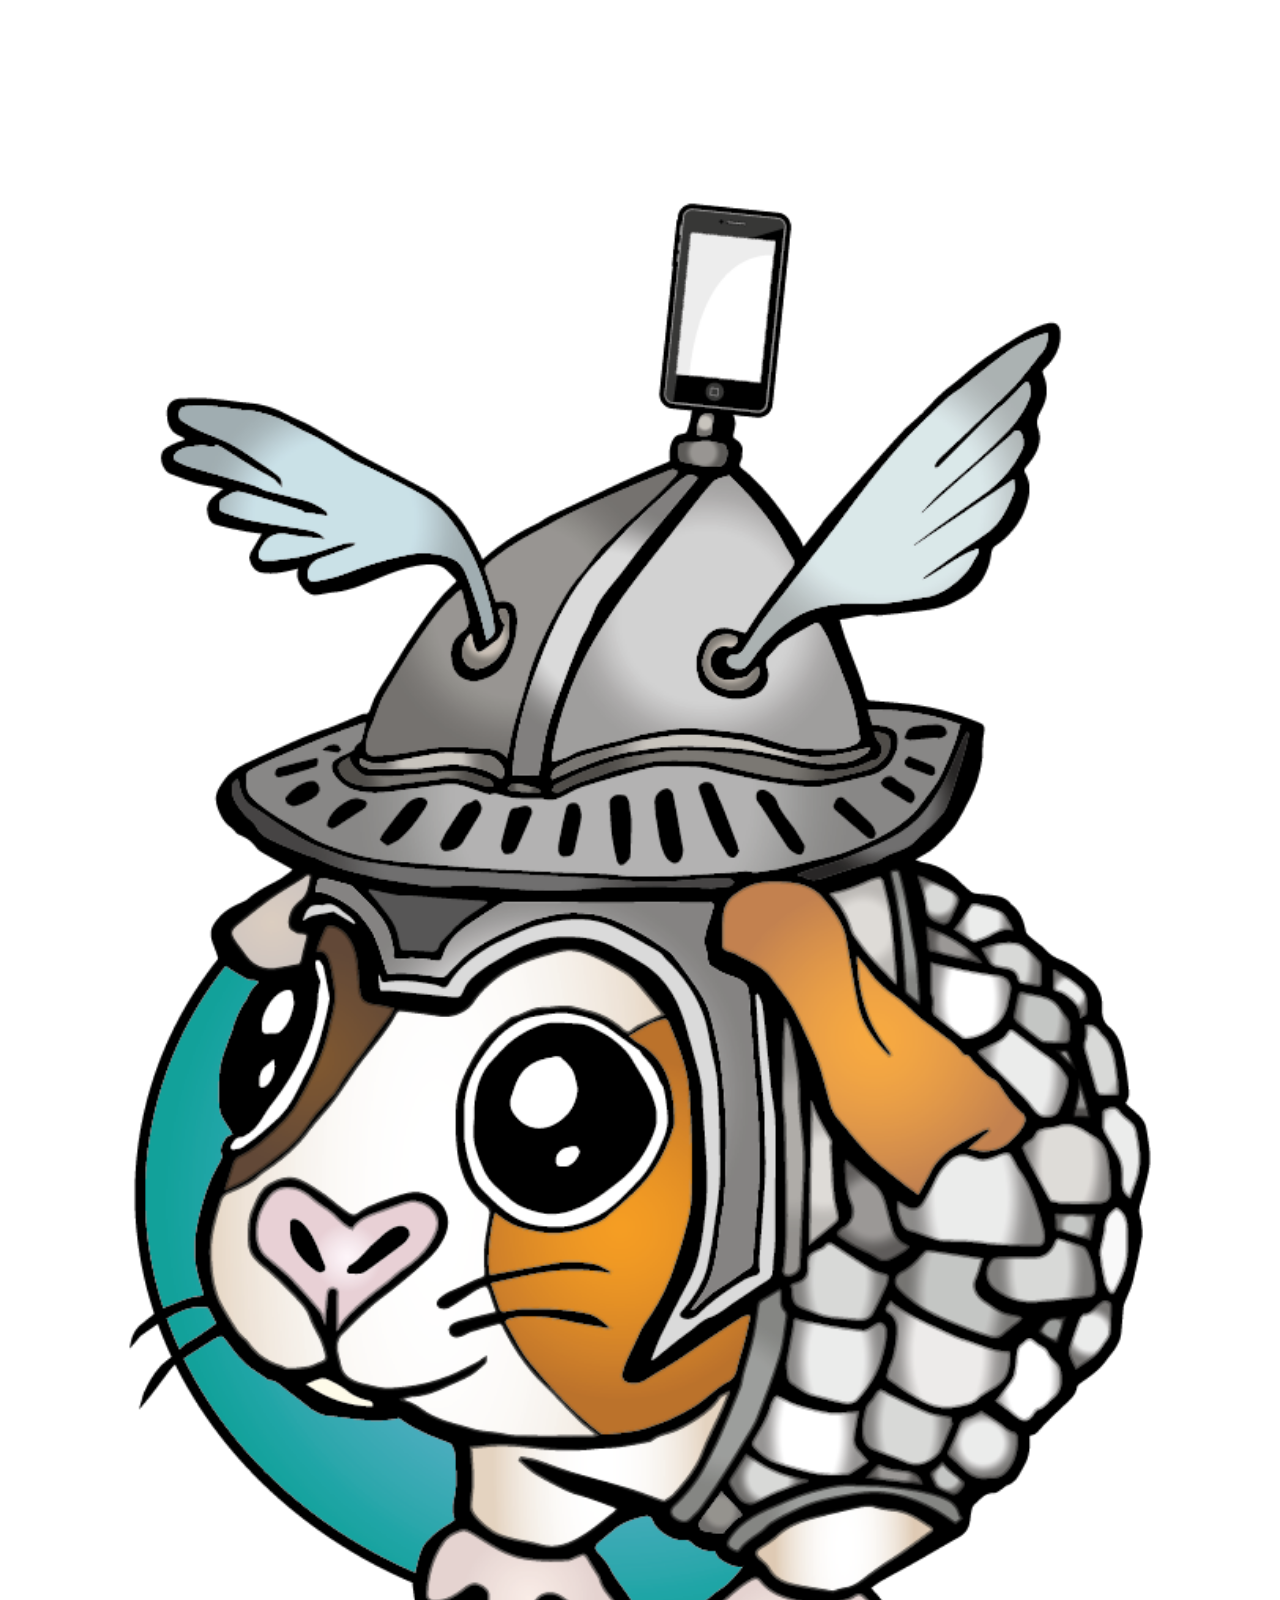
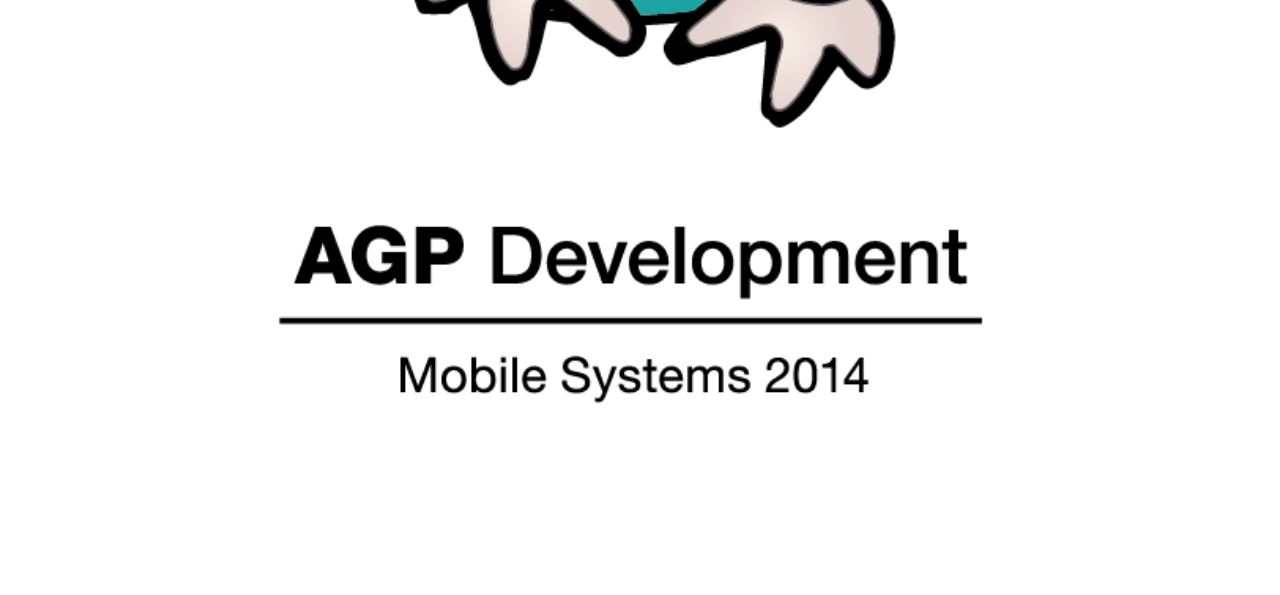
<file: index.html>
<!DOCTYPE html>
<html>
  <head>
    <meta name="viewport" content="width=device-width, initial-scale=1.0, maximum-scale=1.0, target-densitydpi=medium-dpi, user-scalable=0" />
    <title>Should I Run?</title>
    <meta name="viewport" content="width=device-width, initial-scale=1.0, user-scalable=no">

    <link rel="stylesheet" href="css/jquery.mobile-1.4.0.min.css">
    <link rel="stylesheet" type="text/css" href="css/style.css">
    <link rel="stylesheet" type="text/css" href="css/icons.css">
    
    <!--<script type="text/javascript" charset="utf-8" src="cordova.js"></script>-->
    <script type="text/javascript" charset="utf-8" src="js/jquery-1.11.0.min.js"></script>
    <script type="text/javascript" charset="utf-8" src="js/jquery.mobile-1.4.0.min.js"></script>
    <script type="text/javascript" charset="utf-8" src="js/location.js"></script>
    <script type="text/javascript" charset="utf-8" src="js/weather.js"></script>
    <script type="text/javascript" charset="utf-8" src="js/jquery.roundabout.js"></script>
    <script type="text/javascript" charset="utf-8" src="js/dragend-0.2.0_rc3.min.js"></script>
    <script type="text/javascript" charset="utf-8" src="js/countdown.min.js"></script>
    <script type="text/javascript" charset="utf-8">
		document.addEventListener("deviceready", onDeviceReady, false);
		// PhoneGap is ready
		//
		function onDeviceReady() {
			
		}   
    </script>

    <script>
      var db = window.openDatabase("preferences", "", "Preferences app", 1024*1000);
        
      function insertScore(bike, car, publicTransport, walking, bikeRain, bikeDuration, walkingDuration, reminderDuration) {
       db.transaction(function(tx) {
          tx.executeSql('INSERT INTO Strokes (id, bike, car, publictransport, walking, bikerain, bikeduration, walkingduration, reminderduration) VALUES (?, ?, ?, ?, ?, ?, ?, ?, ?)', [1, bike, car, publicTransport, walking, bikeRain, bikeDruation, walkingDuration, reminderDuration]);
       });
      }
        
        
      $(document).ready(function() {
        db.transaction(function(tx) {
          tx.executeSql('CREATE TABLE IF NOT EXISTS Preferences(id INTEGER PRIMARY KEY, bike BOOLEAN, car BOOLEAN, publictransport BOOLEAN, walking BOOLEAN, bikerain BOOLEAN, bikeduration INTEGER, walkingduration INTEGER, reminderduration INTEGER)', []);
        });
          
        $('#preferences').submit(function() {
            insertScore(1, $('#flip-1').val(), $('#flip-2').val(), $('#flip-3').val(), $('#flip-4').val(), $('#flip-5').val(), $('#slider-fill1').val(), $('#slider-fill2').val(), $('#slider-fill3').val());
          });
         $('#main-travel .travel-options ul').roundabout({
            btnNext: ".nav-next",
            btnPrev: ".nav-prev",
            /*enableDrag : true,*/
            dropDuration: 100
         });
      });
    </script>
     
  </head>
  <body>
    
      <div data-role="page" id="index" class"ui-page"> 
          <div data-role="content" class"ui-content">
              <img src="images/logo_AGP.png" width="100%" height="auto">
                <a class="front-link front-link-preferences" href="#welcome">Go to preferences</a>
                <a class="front-link front-link-main" href="#main-travel">Go to main</a>
                <p id="test"></p>
              <script>
				  var db = window.openDatabase("weer", "1.0", "Weer", 1000000);
                  getWeather(52.365826, 4.905512);
                  var weer = JSON.parse(localStorage.getItem('weer'));
                  console.log(weer);
                  console.log(weer.weather[0].main);
                  //getFutureLocation();
              </script>
          </div>
      </div>
      
      <div data-role="page" id="welcome" class"ui-page pref">
        <div data-role="header" class"ui-header">
            <h1>Should-I-Run</h1>
        </div>
        <div data-role="content" class"ui-content">
            <p>Hi! Thank you for installing the 'Should-I-Run' app on your mobile device.</p>
            <p>From now on you will never run late or miss your transport connection.</p>
            <p>Please adjust your personal transport preferences first.</p>
            <a href="#pref-bike">Let's go! >></a>
            <div class="pref-nav">
		      <ul>
			     <li><img src="images/progress-black.png"></li>
			     <li><a href="#pref-bike"><img src="images/progress-white.png"></a></li>
			     <li><a href="#pref-car"><img src="images/progress-white.png"></a></li>
                 <li><a href="#pref-public-transport"><img src="images/progress-white.png"></a></li>
                 <li><a href="#pref-walking"><img src="images/progress-white.png"></a></li>
                 <li><a href="#pref-bike-rain"><img src="images/progress-white.png"></a></li>
                 <li><a href="#pref-bike-duration"><img src="images/progress-white.png"></a></li>
                 <li><a href="#pref-walking-duration"><img src="images/progress-white.png"></a></li>
                 <li><a href="#pref-reminder-duration"><img src="images/progress-white.png"></a></li>
                 <li><a href="#pref-bike">></a></li>
		      </ul>
	       </div>
        </div>
      </div>
      
      <div data-role="page" id="pref-bike" class="ui-page pref">
        <div data-role="header" class"ui-header">
            <h1>Should-I-Run</h1>
        </div>
        <div data-role="content" class"ui-content">
            <img class="pref-icon" src="images/bike.png">
            <label for="flip-1">Do you have a bicycle?</label>
            <select name="flip-1" id="flip-1" data-role="slider">
	           <option value="off">NO</option>
	           <option value="on">YES</option>
            </select> 
            </label>
            <div class="pref-nav">
		      <ul>
			     <li><a href="#welcome"><img src="images/progress-white.png"></a></li>
                 <li><img src="images/progress-black.png"></li>
			     <li><a href="#pref-car"><img src="images/progress-white.png"></a></li>
                 <li><a href="#pref-public-transport"><img src="images/progress-white.png"></a></li>
                 <li><a href="#pref-walking"><img src="images/progress-white.png"></a></li>
                 <li><a href="#pref-bike-rain"><img src="images/progress-white.png"></a></li>
                 <li><a href="#pref-bike-duration"><img src="images/progress-white.png"></a></li>
                 <li><a href="#pref-walking-duration"><img src="images/progress-white.png"></a></li>
                 <li><a href="#pref-reminder-duration"><img src="images/progress-white.png"></a></li>
                 <li><a href="#pref-car">></a></li>
		      </ul>
	       </div>
        </div>
      </div>
      
      <div data-role="page" id="pref-car" class="ui-page pref">
        <div data-role="header" class"ui-header">
            <h1>Should-I-Run</h1>
        </div>
        <div data-role="content" class"ui-content">
            <img class="pref-icon" src="images/car.png">
            <label for="flip-2">Do you have a car?</label>
            <select name="flip-2" id="flip-2" data-role="slider">
	           <option value="off">NO</option>
	           <option value="on">YES</option>
            </select> 
            </label>
            <div class="pref-nav">
		      <ul>
			     <li><a href="#welcome"><img src="images/progress-white.png"></a></li>
			     <li><a href="#pref-bike"><img src="images/progress-white.png"></a></li>
                 <li><img src="images/progress-black.png"></li>
                 <li><a href="#pref-public-transport"><img src="images/progress-white.png"></a></li>
                 <li><a href="#pref-walking"><img src="images/progress-white.png"></a></li>
                 <li><a href="#pref-bike-rain"><img src="images/progress-white.png"></a></li>
                 <li><a href="#pref-bike-duration"><img src="images/progress-white.png"></a></li>
                 <li><a href="#pref-walking-duration"><img src="images/progress-white.png"></a></li>
                 <li><a href="#pref-reminder-duration"><img src="images/progress-white.png"></a></li>
                 <li><a href="#pref-public-transport">></a></li>
		      </ul>
	       </div>
        </div>
      </div>
      
      <div data-role="page" id="pref-public-transport" class="ui-page pref">
        <div data-role="header" class"ui-header">
            <h1>Should-I-Run</h1>
        </div>
        <div data-role="content" class"ui-content">
            <img class="pref-icon" src="images/public-transport.png">
            <label for="flip-3">Is public transport an option for you?</label>
            <select name="flip-3" id="flip-3" data-role="slider">
	           <option value="off">NO</option>
	           <option value="on">YES</option>
            </select> 
            </label>
            <div class="pref-nav">
		      <ul>
			     <li><a href="#welcome"><img src="images/progress-white.png"></a></li>
                 <li><a href="#pref-bike"><img src="images/progress-white.png"></a></li>
                 <li><a href="#pref-car"><img src="images/progress-white.png"></a></li>
                 <li><img src="images/progress-black.png"></li>
                 <li><a href="#pref-walking"><img src="images/progress-white.png"></a></li>
                 <li><a href="#pref-bike-rain"><img src="images/progress-white.png"></a></li>
                 <li><a href="#pref-bike-duration"><img src="images/progress-white.png"></a></li>
                 <li><a href="#pref-walking-duration"><img src="images/progress-white.png"></a></li>
                 <li><a href="#pref-reminder-duration"><img src="images/progress-white.png"></a></li>
                 <li><a href="#pref-walking">></a></li>
		      </ul>
	       </div>          
        </div>
      </div>    
      
      <div data-role="page" id="pref-walking" class="ui-page pref">
        <div data-role="header" class"ui-header">
            <h1>Should-I-Run</h1>
        </div>
        <div data-role="content" class"ui-content">
            <img class="pref-icon" src="images/walking.png">
            <label for="flip-4">Is walking an option for you?</label>
            <select name="flip-4" id="flip-4" data-role="slider">
	           <option value="off">NO</option>
	           <option value="on">YES</option>
            </select> 
            </label>
            <div class="pref-nav">
		      <ul>
			     <li><a href="#welcome"><img src="images/progress-white.png"></a></li>
                 <li><a href="#pref-bike"><img src="images/progress-white.png"></a></li>
                 <li><a href="#pref-car"><img src="images/progress-white.png"></a></li>
                 <li><a href="#pref-public-transport"><img src="images/progress-white.png"></a></li>
                 <li><img src="images/progress-black.png"></li>
                 <li><a href="#pref-bike-rain"><img src="images/progress-white.png"></a></li>
                 <li><a href="#pref-bike-duration"><img src="images/progress-white.png"></a></li>
                 <li><a href="#pref-walking-duration"><img src="images/progress-white.png"></a></li>
                 <li><a href="#pref-reminder-duration"><img src="images/progress-white.png"></a></li>
                 <li><a href="#pref-bike-rain">></a></li>
		      </ul>
	       </div>          
        </div>
      </div> 
      
      <div data-role="page" id="pref-bike-rain" class="ui-page pref">
        <div data-role="header" class"ui-header">
            <h1>Should-I-Run</h1>
        </div>
        <div data-role="content" class"ui-content">
            <img class="pref-icon" src="images/bike-rain.png">
            <label for="flip-5">Do you cycle when it is raining?</label>
            <select name="flip-5" id="flip-5" data-role="slider">
	           <option value="off">NO</option>
	           <option value="on">YES</option>
            </select> 
            </label>
            <div class="pref-nav">
		      <ul>
			     <li><a href="#welcome"><img src="images/progress-white.png"></a></li>
                 <li><a href="#pref-bike"><img src="images/progress-white.png"></a></li>
                 <li><a href="#pref-car"><img src="images/progress-white.png"></a></li>
                 <li><a href="#pref-public-transport"><img src="images/progress-white.png"></a></li>
                 <li><a href="#pref-walking"><img src="images/progress-white.png"></a></li>
                 <li><img src="images/progress-black.png"></li>
                 <li><a href="#pref-bike-duration"><img src="images/progress-white.png"></a></li>
                 <li><a href="#pref-walking-duration"><img src="images/progress-white.png"></a></li>
                 <li><a href="#pref-reminder-duration"><img src="images/progress-white.png"></a></li>
                 <li><a href="#pref-bike-duration">></a></li>
		      </ul>
	       </div>          
        </div>
      </div> 
      
    <div data-role="page" id="pref-bike-duration" class="ui-page pref">
        <div data-role="header" class"ui-header">
            <h1>Should-I-Run</h1>
        </div>
        <div data-role="content" class"ui-content slide-bar">
            <img class="pref-icon" src="images/bike-duration.png">
            <div class="slide-bar">
                <label for="slider-fill">Maximum cycling duration (in minutes)</label>
                <input type="range" name="slider-fill" id="slider-fill1" value="30" min="0" max="60" data-highlight="true" />
            </div>
            <div class="pref-nav">
		      <ul>
			     <li><a href="#welcome"><img src="images/progress-white.png"></a></li>
                 <li><a href="#pref-bike"><img src="images/progress-white.png"></a></li>
                 <li><a href="#pref-car"><img src="images/progress-white.png"></a></li>
                 <li><a href="#pref-public-transport"><img src="images/progress-white.png"></a></li>
                 <li><a href="#pref-walking"><img src="images/progress-white.png"></a></li>
                 <li><a href="#pref-bike-rain"><img src="images/progress-white.png"></a></li>
                 <li><img src="images/progress-black.png"></li>
                 <li><a href="#pref-walking-duration"><img src="images/progress-white.png"></a></li>
                 <li><a href="#pref-reminder-duration"><img src="images/progress-white.png"></a></li>
                 <li><a href="#pref-walking-duration">></a></li>
		      </ul>
	       </div>            
        </div>
      </div> 
      
      <div data-role="page" id="pref-walking-duration" class="ui-page pref">
        <div data-role="header" class"ui-header">
            <h1>Should-I-Run</h1>
        </div>
        <div data-role="content" class"ui-content">
            <img class="pref-icon" src="images/walking-duration.png">
            <div class="slide-bar">
                <label for="slider-fill">Maximum walking duration (in minutes)</label>
                <input type="range" name="slider-fill" id="slider-fill2" value="30" min="0" max="60" data-highlight="true" />
            </div>
            <div class="pref-nav">
		      <ul>
			     <li><a href="#welcome"><img src="images/progress-white.png"></a></li>
                 <li><a href="#pref-bike"><img src="images/progress-white.png"></a></li>
                 <li><a href="#pref-car"><img src="images/progress-white.png"></a></li>
                 <li><a href="#pref-public-transport"><img src="images/progress-white.png"></a></li>
                 <li><a href="#pref-walking"><img src="images/progress-white.png"></a></li>
                 <li><a href="#pref-bike-rain"><img src="images/progress-white.png"></a></li>
                 <li><a href="#pref-bike-duration"><img src="images/progress-white.png"></a></li>
                 <li><img src="images/progress-black.png"></li>
                 <li><a href="#pref-reminder-duration"><img src="images/progress-white.png"></a></li>
                 <li><a href="#pref-reminder-duration">></a></li>
		      </ul>
	       </div>            
        </div>
      </div> 
      
      <div data-role="page" id="pref-reminder-duration" class="ui-page pref">
        <div data-role="header" class"ui-header">
            <h1>Should-I-Run</h1>
        </div>
        <div data-role="content" class"ui-content">
            <img class="pref-icon" src="images/reminder-duration.png">
            <div class="slide-bar">
                <label for="slider-fill">Reminder duration before leaving (in minutes)</label>
                <input type="range" name="slider-fill" id="slider-fill3" value="30" min="0" max="60" data-highlight="true" />
            </div>
            <div class="pref-nav">
		      <ul>
			     <li><a href="#welcome"><img src="images/progress-white.png"></a></li>
                 <li><a href="#pref-bike"><img src="images/progress-white.png"></a></li>
                 <li><a href="#pref-car"><img src="images/progress-white.png"></a></li>
                 <li><a href="#pref-public-transport"><img src="images/progress-white.png"></a></li>
                 <li><a href="#pref-walking"><img src="images/progress-white.png"></a></li>
                 <li><a href="#pref-bike-rain"><img src="images/progress-white.png"></a></li>
                 <li><a href="#pref-bike-duration"><img src="images/progress-white.png"></a></li>
                 <li><a href="#pref-walking-duration"><img src="images/progress-white.png"></a></li>
                 <li><img src="images/progress-black.png"></li>
                 <li><a href="#main-travel">></a></li>
		      </ul>
	       </div>            
        </div>
      </div> 

      <div data-role="page" id="preferences" class="ui-page">
        <div data-role="content" class"ui-content">
            <a class="back" data-transition="slideup" data-rel="back" href="#">^</a>
            <div class="preferences-bar">
                <div class="preferences-icons bike"><img src="images/bike.png"></div>
                <div class="preferences-content">
                    <label for="flip-1">Do you have a bicycle?</label>
                    <select name="flip-1" id="flip-1" data-role="slider">
	                   <option value="off">NO</option>
	                   <option value="on">YES</option>
                    </select> 
                    </label>                    
                </div>
            </div>
            <div class="preferences-bar">
                <div class="preferences-icons car"><img src="images/car.png"></div>
                <div class="preferences-content">
                    <label for="flip-2">Do you have a car?</label>
                    <select name="flip-2" id="flip-2" data-role="slider">
	                   <option value="off">NO</option>
	                   <option value="on">YES</option>
                    </select> 
                    </label>
                </div>
            </div>
            <div class="preferences-bar">
                <div class="preferences-icons public-transport"><img src="images/public-transport.png"></div>
                <div class="preferences-content">
                    <label for="flip-3">Is public transport an option for you?</label>
                    <select name="flip-3" id="flip-3" data-role="slider">
	                   <option value="off">NO</option>
	                   <option value="on">YES</option>
                    </select> 
                    </label>
                </div>
            </div>
            <div class="preferences-bar">
                <div class="preferences-icons walking"><img src="images/walking.png"></div>
                <div class="preferences-content">
                    <label for="flip-4">Is walking an option for you?</label>
                    <select name="flip-4" id="flip-4" data-role="slider">
	                   <option value="off">NO</option>
	                   <option value="on">YES</option>
                    </select> 
                    </label>
                </div>
            </div>
            <div class="preferences-bar">
                <div class="preferences-icons bike-rain"><img src="images/bike-rain.png"></div>
                <div class="preferences-content">
                    <label for="flip-5">Do you cycle when it is raining?</label>
                    <select name="flip-5" id="flip-5" data-role="slider">
	                   <option value="off">NO</option>
	                   <option value="on">YES</option>
                    </select> 
                    </label>
                </div>
            </div>
            <div class="preferences-bar">
                <div class="preferences-icons bike-duration"><img src="images/bike-duration.png"></div>
                <div class="preferences-content slide-bar">
                    <label for="slider-fill">Maximum cycling duration (in minutes)</label>
                    <input type="range" name="slider-fill" id="slider-fill1" value="30" min="0" max="60" data-highlight="true" />
                </div>
            </div>
            <div class="preferences-bar">
                <div class="preferences-icons walking-duration"><img src="images/walking-duration.png"></div>
                <div class="preferences-content slide-bar">
                    <label for="slider-fill">Maximum walking duration (in minutes)</label>
                    <input type="range" name="slider-fill" id="slider-fill2" value="30" min="0" max="60" data-highlight="true" />
                </div>
            </div>
            <div class="preferences-bar">
                <div class="preferences-icons reminder-duration"><img src="images/reminder-duration.png"></div>
                <div class="preferences-content slide-bar">
                    <label for="slider-fill">Reminder duration before leaving (in minutes)</label>
                    <input type="range" name="slider-fill" id="slider-fill3" value="30" min="0" max="60" data-highlight="true" />
                </div>
            </div>
        </div>
      </div>

      <!-- main screen tevel options -->
      <div data-role="page" id="main-travel" class="ui-page">
      	<!--<script>
			var timer = true;
			var datum = new Date(2014,2,18,14,20);
			var timerId =
			  countdown(
				function(ts) {
					$(".countdown").html(("0" + ts.minutes).slice(-2)+" : "+("0" + ts.seconds).slice(-2));
					if(ts.minutes<10 && timer){
						alert("Time to go!");
						timer = false;
					}
					if(ts.minutes==0 && ts.seconds ==0){
						alert("You're late...");
						$(".countdown").addClass("red");
						$(".conditions").append("<span class=\"icon-time red\"></span>");
					}
					
				}, datum ,countdown.MINUTES|countdown.SECONDS);
			
			var db = window.openDatabase("weer", "1.0", "Weer", 1000000);
			var wind = localStorage.getItem('wind');
			var icon = localStorage.getItem('icon');
			if(wind < 4.4){
				$(".conditions").append("<span class=\"icon-wind red\"></span>");
				console.log("Yes, wel "+wind+" m/s");
			} else {
				console.log("Helaas, maar "+wind+" m/s");
			}
			if(icon == "Rain" || icon == "Drizzle" || icon == "Snow"){
				$(".conditions").append("<span class=\"icon-rain red\"></span>");
				console.log("De pannetjes worden nat");
			} else {
				console.log("het is droog");
			}
			// later on this timer may be stopped
			//window.clearInterval(timerId);
		</script>-->
        <div class="main-header">
            <span class="placeholder"></span>
            <div class="appointment-title">
                <span>Mobile System Lecture</span>
                <span>UvA, Science Park 904, G2.10</span>               
            </div>
            <a href="#preferences" data-transition="slidedown" class="preferences-menu"><img class="preferences-icon" src="images/preferences.png"></a>
        </div>
            <a href="#reminder-alert" data-rel="dialog" data-transition="pop" style="width: 50px;height: 50px;display: inline-block;
color: #edefee;">.</a><a href="#too-late-alert" data-rel="dialog" data-transition="pop" style="width: 50px;height: 50px;display: inline-block;
color: #edefee;margin-left:50px;">.</a>
        <div class="travel-options">
         
             <div class="list-container">
                <a href="#" class="nav-prev"><span class="icon-arrow-left"></span></a>
                <ul>
                  <li>
                     <div class="appointment-countdown">
                     <span>Time remaining</span>
                     <span class="countdown">00 : 11</span>
                    </div>
                    <a href="#main-travel-option-one">
                      <span class="icon-public option"></span>
                    </a>
                  </li>
                  <li>
                     <div class="appointment-countdown">
                     <span>Time remaining</span>
                     <span class="countdown">00 : 06</span>
                    </div>
                    <a href="#main-travel-option-two">
                      <span class="icon-bike option"></span>
                      <div class="conditions">
					  <span class="icon-rain red"></span>
					  <span class="icon-wind red"></span>
                      </div>
                    </a>
                  </li>
                  <li>
                     <div class="appointment-countdown">
                     <span>Time remaining</span>
                     <span class="countdown red">00 : 02</span>
                    </div>
                    <a href="#main-travel-option-three">
                      <span class="icon-car red option"></span>
                      <div class="conditions">
					  <span class="icon-time red"></span>
                      </div>
                    </a>
                  </li>
                  <li>
                     <div class="appointment-countdown">
                     <span></span>
                     <span class="countdown grey">Too far away</span>
                    </div>
                    <a href="#main-travel-option-four">
                      <span class="icon-walking option grey"></span>
                      <div class="conditions">
					  <span class="icon-rain grey"></span>
					  <span class="icon-wind grey"></span>
                      </div>
                    </a>
                  </li>
                </ul>
                <a href="#" class="nav-next"><span class="icon-arrow-right"></span></a>
             </div>
        </div>

        <div data-role="navbar" class="main-footer">
            <ul class="travel-nav">
              <li><a href="#schedule"><span class="icon-agenda"><em>Schedule</em></span></a></li>
              <li><a href="" class="ui-btn-active active"><span class="icon-public"><em>Transport</em></span></a></li>
              <li><a href="#add-appointment"><span class="icon-location"><em>Add appointment</em></span></a></li>
            </ul>
        </div>
      </div>
      
      <div data-role="page" id="main-travel-option-one" class="ui-page details">
        <div class="main-header">
            <div class="travel-option-details">
              <span class="icon-public option"></span>
            </div>
            <div class="appointment-title">
                <span>Mobile System Lecture</span>
                <span>UvA, Science Park 904, G2.10</span>         
                <div class="appointment-countdown">
                 <span>Time remaining</span>
                 <span class="countdown">00 : 11</span>
                </div>      
            </div>
            
            <a href="#preferences" data-transition="slidedown" class="preferences-menu"><img class="preferences-icon" src="images/preferences.png"></a>
        </div>
        <div class="travel-options">
            
             <div data-role="collapsible-set" class="bg-grey">

              <div data-role="collapsible">
                <h3>
                  1:23 PM - 1:36 PM (13 min)
                  <br />
                  <span class="icon-train bg"></span>
                  <span class="icon-arrow-right"></span>
                  <span class="icon-walking bg"></span>
                  <a href="" class="select-option"><span class="icon-check grey"></span></a>
                </h3>

                
                <div class="fake-table">
                  <div class="fake-table-row">
                    <div class="fake-table-cell"><span class="icon-tram bg"></span></div>
                    <div class="fake-table-cell">Tram<br>Stop</div>
                    <div class="fake-table-cell">14 Flevopark<br>Muiderpoort<br>Station</div>
                     <div class="fake-table-cell">1:23 PM<br>1:30 PM</div>
                  </div>
             
                  <div class="fake-table-row">
                    <div class="fake-table-cell"><span class="icon-walking bg"></span></div>
                    <div class="fake-table-cell">Walk</div>
                    <div class="fake-table-cell">4 minutes</div>
                     <div class="fake-table-cell">1:32 PM</div>
                  </div>
               
                  <div class="fake-table-row">
                    <div class="fake-table-cell"><span class="icon-flag bg"></span></div>
                    <div class="fake-table-cell">Arrival</div>
                    <div class="fake-table-cell"></div>
                     <div class="fake-table-cell">1:36 PM</div>
                  </div>
                </div>
                
              </div>
              
              <div data-role="collapsible">
                 <h3>
                  1:39 PM - 1:56 PM (20 min)
                  <br />
                  <span class="icon-sprinter bg"></span>
                  <span class="icon-arrow-right"></span>
                  <span class="icon-bus bg"></span>
                  <span class="icon-arrow-right"></span>
                  <span class="icon-walking bg"></span>
                  <a href="" class="select-option"><span class="icon-check grey"></span></a>
                </h3>
                <div class="fake-table">
                  <div class="fake-table-row">
                    <div class="fake-table-cell"><span class="icon-sprinter bg"></span></div>
                    <div class="fake-table-cell">Tram<br>Stop</div>
                    <div class="fake-table-cell">14 Flevopark<br>Muiderpoort<br>Station</div>
                     <div class="fake-table-cell">1:23 PM<br>1:30 PM</div>
                  </div>
             
                  <div class="fake-table-row">
                    <div class="fake-table-cell"><span class="icon-bus bg"></span></div>
                    <div class="fake-table-cell">Bus 40</div>
                    <div class="fake-table-cell">4 minutes</div>
                     <div class="fake-table-cell">1:32 PM</div>
                  </div>
               
                  <div class="fake-table-row">
                    <div class="fake-table-cell"><span class="icon-walking bg"></span></div>
                    <div class="fake-table-cell">Walk</div>
                    <div class="fake-table-cell">4 minutes</div>
                     <div class="fake-table-cell">1:40 PM</div>
                  </div>

                  <div class="fake-table-row">
                    <div class="fake-table-cell"><span class="icon-flag bg"></span></div>
                    <div class="fake-table-cell">Arrival</div>
                    <div class="fake-table-cell"></div>
                     <div class="fake-table-cell">1:36 PM</div>
                  </div>
                </div>
              </div>

              <div data-role="collapsible">
                 <h3>
                  1:53 PM - 2:00 PM (13 min)
                  <br />
                  <span class="icon-train bg"></span>
                  <span class="icon-arrow-right"></span>
                  <span class="icon-walking bg"></span>
                  <a href="" class="select-option"><span class="icon-check grey"></span></a>
                </h3>
                 <div class="fake-table">
                  <div class="fake-table-row">
                    <div class="fake-table-cell"><span class="icon-tram bg"></span></div>
                    <div class="fake-table-cell">Tram<br>Stop</div>
                    <div class="fake-table-cell">14 Flevopark<br>Muiderpoort<br>Station</div>
                     <div class="fake-table-cell">1:23 PM<br>1:30 PM</div>
                  </div>
               
                 <div class="fake-table-row">
                    <div class="fake-table-cell"><span class="icon-walking bg"></span></div>
                    <div class="fake-table-cell">Walk</div>
                    <div class="fake-table-cell">4 minutes</div>
                     <div class="fake-table-cell">1:40 PM</div>
                  </div>
                  <div class="fake-table-row">
                    <div class="fake-table-cell"><span class="icon-flag bg"></span></div>
                    <div class="fake-table-cell">Arrival</div>
                    <div class="fake-table-cell"></div>
                     <div class="fake-table-cell">1:36 PM</div>
                  </div>
                </div>
              </div>

               <div class="show-more">
                  <a href="#reminder-alert" data-rel="dialog" data-transition="pop">Load more options...</a>
              </div>
            </div>

            <div> <a href="#reminder-alert" data-rel="dialog" data-transition="pop" style="width: 50px;height: 50px;display: inline-block;
color: #edefee;">.</a></div>
            <div> <a href="#too-late-alert" data-rel="dialog" data-transition="pop" style="width: 50px;height: 50px;display: inline-block;
color: #edefee;">.</a></div>
        </div>
        <div data-role="navbar" class="main-footer">
            <ul class="travel-nav">
              <li><a href="#schedule"><span class="icon-agenda"><em>Schedule</em></span></a></li>
              <li><a href="#main-travel"><span class="icon-public"><em>Transport</em></span></a></li>
              <li><a href="#add-appointment" data-rel="dialog" data-transition="pop"><span class="icon-location"><em>Add appointment</em></span></a></li>
            </ul>
        </div>
      </div>

      <div data-role="page" id="main-travel-option-two" class="ui-page details">
        <div class="main-header">
            <div class="travel-option-details">
              <span class="icon-bike option"></span>
               <div class="conditions">
                <span class="icon-wind red"></span>
                <span class="icon-rain red"></span>
              </div>
            </div>
            <div class="appointment-title">
                <span>Mobile System Lecture</span>
                <span>UvA, Science Park 904, G2.10</span>         
                <div class="appointment-countdown">
                 <span>Time remaining</span>
                 <span class="countdown">00 : 06</span>
                </div>      
            </div>
            
            <a href="#preferences" data-transition="slidedown" class="preferences-menu"><img class="preferences-icon" src="images/preferences.png"></a>
        </div>
        <div class="travel-options">
            
     
        </div>
        <div data-role="navbar" class="main-footer">
            <ul class="travel-nav">
              <li><a href="#schedule"><span class="icon-agenda"><em>Schedule</em></span></a></li>
              <li><a href="#main-travel"><span class="icon-public"><em>Transport</em></span></a></li>
              <li><a href="#add-appointment" data-rel="dialog" data-transition="pop"><span class="icon-location"><em>Add appointment</em></span></a></li>
            </ul>
        </div>
      </div>

      <div data-role="page" id="main-travel-option-three" class="ui-page details">
        <div class="main-header">
            <div class="travel-option-details">
              <span class="icon-car option red"></span>
               <div class="conditions">
                    <span class="icon-time red"></span>
                </div>
            </div>
            <div class="appointment-title">
                <span>Mobile System Lecture</span>
                <span>UvA, Science Park 904, G2.10</span>         
                <div class="appointment-countdown">
                 <span>Time remaining</span>
                 <span class="countdown red">00 : 02</span>
                </div>      
            </div>
            
            <a href="#preferences" data-transition="slidedown" class="preferences-menu"><img class="preferences-icon" src="images/preferences.png"></a>
        </div>
        <div class="travel-options">
            
        </div>
        <div data-role="navbar" class="main-footer">
            <ul class="travel-nav">
              <li><a href="#schedule"><span class="icon-agenda"><em>Schedule</em></span></a></li>
              <li><a href="#main-travel"><span class="icon-public"><em>Transport</em></span></a></li>
              <li><a href="#add-appointment" data-rel="dialog" data-transition="pop"><span class="icon-location"><em>Add appointment</em></span></a></li>
            </ul>
        </div>
      </div>

      <div data-role="page" id="main-travel-option-four" class="ui-page details">
        <div class="main-header">
            <div class="travel-option-details">
              <span class="icon-walking option grey"></span>
               <div class="conditions">
                    <span class="icon-time grey"></span>
                    <span class="icon-rain grey"></span>
                </div>
            </div>
            <div class="appointment-title">
                <span>Mobile System Lecture</span>
                <span>UvA, Science Park 904, G2.10</span>         
                <div class="appointment-countdown">
                 <span>Too far away</span>
                </div>      
            </div>
            
            <a href="#preferences" data-transition="slidedown" class="preferences-menu"><img class="preferences-icon" src="images/preferences.png"></a>
        </div>
        <div class="travel-options">
            
        </div>
        <div data-role="navbar" class="main-footer">
            <ul class="travel-nav">
              <li><a href="#schedule"><span class="icon-agenda"><em>Schedule</em></span></a></li>
              <li><a href="#main-travel"><span class="icon-public"><em>Transport</em></span></a></li>
              <li><a href="#add-appointment" data-rel="dialog" data-transition="pop"><span class="icon-location"><em>Add appointment</em></span></a></li>
            </ul>
        </div>
      </div>

      <div data-role="page" id="schedule" class="ui-page">
        <div class="main-header">
            <div class="schedule-icons">
              <img src="images/agenda-green.png" width="30%">
                  <div class="conditions">
                    <span class="icon-wind red"></span>
                    <span class="icon-rain red"></span>
                  </div>
            </div>
            <div class="schedule-title">
                <span class="title">Schedule</span>
                <span class="date">Wednesday March 19th</span>               
            </div>
            <a href="#preferences" data-transition="slidedown" class="preferences-menu"><img class="preferences-icon" src="images/preferences.png"></a>
        </div>
        <div data-role="content" class"ui-content">
             <div class="travel-options appointments">
            
                <div data-role="collapsible-set" class="bg-grey">
                    
                    <a href="#appointment1-dialog" data-rel="dialog" data-transition="pop" data-corners="true" data-shadow="true" data-iconshadow="true" data-theme="c" class="appointment">
                        
                        <h3>
                            <img class="appointment-icon" src="images/public-green.png">
                            <br />
                            <br />
                            2:00 PM - 4:00 PM <br />
                            <span class="h-normal">Mobile Systems Lecture <span class="pijl">&#9660</span><br />
                            <em>UvA, Science Park 904, G2.10</em>
                            </span>
                        </h3>
                        
                    </a>
                
                    <a href="#appointment2-dialog" data-rel="dialog" data-transition="pop" class="appointment">
                        <h3>
                            <img class="appointment-icon" src="images/foot-green.png">
                            <br />
                            <br />
                            4:30 PM - 6:00 PM <br />
                            <span class="h-normal">Meeting with project group <span class="pijl">&#9660</span><br />
                            <em>Polder, Science Park</em>
                            </span>
                        </h3>
                    </a>

                    <a href="#appointment3-dialog" data-rel="dialog" data-transition="pop" class="appointment">
                        <h3>
                            <img class="appointment-icon" src="images/public-green.png">
                            <br />
                            <br />
                            7:00 PM - 10:00 PM <br />
                            <span class="h-normal">Dinner with friends <span class="pijl">&#9660</span><br />
                            <em>Home</em>
                            </span>
                        </h3>
                    </a>
                    
                    <h3 class="load-appointments">
                        <span class="h-normal">Load more appointments...</span>
                    </h3>
              
                 </div>
            </div>
        </div>
        <div data-role="navbar" class="main-footer">
            <ul class="travel-nav">
              <li><a href="" class="ui-btn-active active"><span class="icon-agenda"><em>Schedule</em></span></a></li>
              <li><a href="#main-travel"><span class="icon-public"><em>Transport</em></span></a></li>
              <li><a href="#add-appointment" data-rel="dialog" data-transition="pop"><span class="icon-location"><em>Add appointment</em></span></a></li>
            </ul>
        </div>
      </div>
	 
<!-- Add Appointment - NEEDS WORK! -->	 
	 <div data-role="page" id="add-appointment" class="ui-page details">
        <div class="main-header">
            <div class="travel-option-details">
              <span class="icon-location option"></span>
            </div>
            <div class="appointment-title">
                <span>Add New Appointment</span>
               
            </div>
            
            <a href="#preferences" data-transition="slidedown" class="preferences-menu"><img class="preferences-icon" src="images/preferences.png"></a>
        </div>
        <div data-role="content" class"ui-content">
             <div class="travel-options appointments">
            
                <div data-role="collapsible-set" class="bg-grey">
                    
                    <a data-corners="true" data-shadow="true" data-iconshadow="true" data-theme="c" class="appointment">
                        
                        <div>
                            __:__ __ - __:__ __
                            <br><br>
                            <span>Appointment</span>
                            <br>
                            <em>Location</em>
                           
                        </div>
                        <span class="icon-edit"></span>
                    </a>
                
              
                 </div>
                 <div style="text-align: left;font-size: 13px;">+ Add more</div>
            </div>

        </div>
        <div data-role="navbar" class="main-footer">
            <ul class="travel-nav">
              <li><a href="#schedule"><span class="icon-agenda"><em>Schedule</em></span></a></li>
              <li><a href="#main-travel"><span class="icon-public"><em>Transport</em></span></a></li>
              <li><a href="#add-appointment" class="ui-btn-active active"><span class="icon-location"><em>Add appointment</em></span></a></li>
            </ul>
        </div>
      </div>


      <div data-role="page" id="appointment1-dialog" class="ui-page appointment-dialog">
        <div data-role="content" class"ui-content">
            <div class="ui-grid-a">
	           <div class="ui-block-a">
                   <h3>
                       2:00 PM - 4:00 PM <br /><br />
                        <span class="h-normal">Mobile Systems Lecture<br />
                        <em>UvA, Science Park 904, G2.10</em></span><br />
                        <img class="appointment-transport-icon" src="images/foot-green.png"><br /><br />
                        > Polder, Science Park 
                    </h3>
                </div>
	            <div class="ui-block-b">
                    <span class="icon-edit"></span><br /><br /><br />
                    <a href="#appointment1-delete" data-rel="dialog" data-transition="pop"><span class="icon-delete red bg"></span></a><br /><br /><br />
                    <a href="#schedule" data-rel="back" data-icon="delete"><span class="icon-check white"></span></a>
                </div>
            </div>
            
        </div>
      </div>

      <div data-role="page" id="appointment1-delete" class="ui-page appointment-dialog appointment-dialog-delete">
        <div data-role="header" class"ui-header">
            <h1>Do you really wish to delete this appointment?</h1>
        </div>
        <div data-role="content" class"ui-content">
            <h3>
                2:00 PM - 4:00 PM <br /><br />
                <span class="h-normal">Mobile Systems Lecture<br />
                <em>UvA, Science Park 904, G2.10</em></span><br />
            </h3>
            <a href="#appointment1-dialog" data-rel="back">Cancel</a>
            <a href="#schedule">OK</a>
        </div>
      </div>
	  
	  <div data-role="page" id="reminder-alert" class="ui-page appointment-dialog appointment-dialog-delete">
        <div data-role="header" class"ui-header">
            <h1>Time to go!</h1>
        </div>
        <div data-role="content" class"ui-content">
            <h3>
                You have ten minutes left to get ready.
            </h3>
            <a href="#" data-rel="back">OK</a>
        </div>
      </div>
    <div data-role="page" id="too-late-alert" class="ui-page appointment-dialog appointment-dialog-delete">
        <div data-role="header" class"ui-header">
            <h1>Your are too late for the train...</h1>
        </div>
        <div data-role="content" class"ui-content">
            <h3>
                Better take the bike to be in time!
            </h3>
            <a href="#main-travel">Choose other option</a>
        </div>
      </div>
      <div data-role="page" id="appointment2-dialog" class="ui-page appointment-dialog">
        <div data-role="content" class"ui-content">
            <div class="ui-grid-a">
	           <div class="ui-block-a">
                   <h3>
                       4:30 PM - 6:00 PM <br /><br />
                        <span class="h-normal">Meeting with project group<br />
                        <em>Polder, Science Park</em></span><br />
                        <img class="appointment-transport-icon" src="images/public-green.png"><br /><br />
                        > Home
                    </h3>
                </div>
	            <div class="ui-block-b">
                    <span class="icon-edit"></span><br /><br /><br />
                    <a href="#appointment2-delete" data-rel="dialog" data-transition="pop"><span class="icon-delete red bg"></span></a><br /><br /><br />
                    <a href="#schedule" data-rel="back" data-icon="delete"><span class="icon-check white"></span></a>
                </div>
            </div>
            
        </div>
      </div>

      <div data-role="page" id="appointment2-delete" class="ui-page appointment-dialog appointment-dialog-delete">
        <div data-role="header" class"ui-header">
            <h1>Do you really wish to delete this appointment?</h1>
        </div>
        <div data-role="content" class"ui-content">
            <h3>
                4:30 PM - 6:00 PM <br /><br />
                <span class="h-normal">Meeting with project group<br />
                <em>Polder, Science Park</em></span><br />
            </h3>
            <a href="#appointment2-dialog" data-rel="back">Cancel</a>
            <a href="#schedule">OK</a>
        </div>
      </div>

      <div data-role="page" id="appointment3-dialog" class="ui-page appointment-dialog">
        <div data-role="content" class"ui-content">
            <div class="ui-grid-a">
	           <div class="ui-block-a">
                   <h3>
                        7:00 PM - 10:00 PM <br /><br />
                        <span class="h-normal">Dinner with friends<br />
                        <em>Home</em></span><br />
                    </h3>
                </div>
	            <div class="ui-block-b">
                    <span class="icon-edit"></span><br /><br /><br />
                    <a href="#appointment3-delete" data-rel="dialog" data-transition="pop"><span class="icon-delete red bg"></span></a><br /><br /><br />
                    <a href="#schedule" data-rel="back" data-icon="delete"><span class="icon-check white"></span></a>
                </div>
            </div>
            
        </div>
      </div>

      <div data-role="page" id="appointment3-delete" class="ui-page appointment-dialog appointment-dialog-delete">
        <div data-role="header" class"ui-header">
            <h1>Do you really wish to delete this appointment?</h1>
        </div>
        <div data-role="content" class"ui-content">
            <h3>
                7:00 PM - 10:00 PM <br /><br />
                <span class="h-normal">Dinner with friends<br />
                <em>Home</em></span><br />
            </h3>
            <a href="#appointment3-dialog" data-rel="back">Cancel</a>
            <a href="#schedule">OK</a>
        </div>
      </div>
          
      <div data-role="page" id="" class="ui-page">
        <div data-role="header" class"ui-header">
            <h1>Should-I-Run</h1>
        </div>
        <div data-role="content" class"ui-content">
            
        </div>
        <div data-role="footer" class"ui-footer">
            
        </div>
      </div>
    
  </body>
</html>
</file>
<file: css/style.css>
@charset "utf-8";
html, body{
    color: #2ebda2; 
    font-family: 'Helvetica', sans-serif;
    font-size: 14px;
    margin: 0;
    padding: 0;
    background: #fff;
}
a{
    color: #2ebda2;
    text-decoration: none;
    font-family: 'Helvetica', sans-serif;
}
p{
    margin: 0;
    padding: 0;
}

.front-link {
    display: block;
    width: 48%;
    height: 100%;
    text-indent: -9999px;
    position: absolute;
    top: 0;
}

.front-link-preferences {
    left: 0;   
}

.front-link-main {
    right: 0;   
}
.ui-page{
    position: relative;
}

ul{
    list-style: none;
    clear: both;
    display: inline-block;
    width: 100%;
    margin: 0;
    padding: 0;
}
ul li{
    float: left;
}
.red{
    color: #ec5c52;
}
.grey{
    color: #c4c6c6;
}
.bg-grey{
    background-color: #edefee;
}

.ui-content, .ui-header h1{
    text-align: center;
    color: #fff;
}

.ui-header {
    background: #fff;
    margin-top: 14px;
    width: 100%;
    height: 20px;
    display: block;
    border: none;
}

.ui-header h1 {
    text-transform: uppercase;
    font-size: 2rem !important;
    font-size: 20px !important;
    width: auto;
    font-weight: normal;
    padding: 0;
}
.preferences-menu{
    float: right;
    padding-right: 11px;
}    
.preferences-icon {
    display: block;
}

.ui-content, label {
    font-size: 1.6rem !important;
    font-size: 16px !important;  
    font-weight: normal;
}

.ui-footer {
    background: #eef0ef;
    position:fixed;
    bottom: 0px;
    height: 86px;
    width: 100%;
    display: block;
    border: 0;
}

.footer-icon1 {
    width: 50%;
    float: left;
    border-right: 1px solid #27bb9f;
}

.footer-icon2 {
    width: 48%;
    float: left;
}

.f-icon {
    width: 30%;  
    padding: 20px;
    margin: 0 auto;
    display: block;
}

div.ui-slider-switch {
    background: #fff;
    color: #000;
    border: 1px solid #000;   
}

.ui-slider-switch .ui-slider-label-a {
    background: #30b671;  
    color: #fff;
    text-indent: 0;
}

.ui-slider-switch .ui-slider-label-b {
    background: #e54e43;  
    color: #fff;
    text-indent: 0;
}

.slide-bar .ui-slider-handle {
    border: 1px solid #000;
    background: #fff;
}

/*Preference begin screens*/

#welcome .ui-header,
#pref-bike .ui-header,
#pref-car .ui-header,
#pref-public-transport .ui-header,
#pref-walking .ui-header,
#pref-bike-rain .ui-header,
#pref-bike-duration .ui-header,
#pref-walking-duration .ui-header,
#pref-reminder-duration .ui-header{
    height: 50px !important;
}

#welcome p {
    padding: 10px 0;   
}

#welcome a,
#pref-bike a,
#pref-car a,
#pref-public-transport a,
#pref-walking a,
#pref-bike-rain a,
#pref-bike-duration a,
#pref-walking-duration a,
#pref-reminder-duration a {
    color: #fff;   
}

#welcome, #welcome h1 {
    background: #8c9fa0;
}

#pref-bike, #pref-bike h1, .bike {
    background: #27bb9f;   
}

#pref-car, #pref-car h1, .car {
    background: #f4a145;   
}

#pref-public-transport, #pref-public-transport h1, .public-transport {
    background: #3298d4;   
}

#pref-walking, #pref-walking h1, .walking {
    background: #eec13f;   
}

#pref-bike-rain, #pref-bike-rain h1, .bike-rain {
    background: #30b671;   
}

#pref-bike-duration, #pref-bike-duration h1, .bike-duration {
    background: #d35e2a;   
}

#pref-walking-duration, #pref-walking-duration h1, .walking-duration {
    background: #8b61aa;   
}

#pref-reminder-duration, #pref-reminder-duration h1, .reminder-duration {
    background: #31495c;   
}

.pref-icon {
    width: 80%;
    padding: 40px 0;
}

.next, .next:hover {
    font-size: 30px;
    color: #fff;
    text-decoration: none;
}

.pref-nav {
    margin: 2% 5%;
    position: fixed;
    bottom: 0;
}

.pref-nav img {
    width: 50%;   
}

.pref-nav li {
    width: 10%;
}

/*Preferences screen*/

#preferences .ui-content {
    padding: 0;   
}

.back, .back:hover {
    display: block;
    width: 100%;
    text-align: center;
    font-size: 30px;
    padding-top: 5px;
    background: #eef0ef;
    color: #4e4e4e;
    text-decoration: none;
}

.preferences-bar {
    border-top: 1px solid #eef0ef;
    height: 80px;
    display: block;
    padding: 10px 0;
}

.preferences-icons {
    width: 70px; 
    float: left;
    padding: 1%;
}

.preferences-icons img {
    width: auto; 
    height: auto;
    max-height: 100%;
    max-width: 100%;
}

.preferences-content {
    width: 78%;
    float: right;
    color: #000;
}

/*Schedule*/

.appointments {
    padding-top: 0px !important;   
}

.appointment {
    text-align: left;
    font-size: 12px !important;
}

#schedule h3 {
    padding: 0 20px;   
}

#schedule {
    margin-top: 14px;   
}

.load-appointments {
    border-top: 1px solid #2ebda2;  
    text-align: left;
    padding-top: 5px !important;
    padding-bottom: 5px !important;
}

h3 .h-normal {
    font-weight: normal;
    font-size: 12px !important;
}

.appointment-icon {
    display: block;
    float: right;
    width: 15%;
    margin-top: -15px;
}

.pijl {
    float: right;
    padding-right: 15px;
    font-size: 16px !important;
}

#schedule .schedule-icons{
    width: 30%;
    margin: 0;
    text-align: center;
    float: left;
}

#schedule .schedule-icons span.schedule-icon{
    font-size: 40px;
}

.schedule-title{
    padding-bottom: 10px;
    padding-left: 5px;
    margin-bottom: 10px;
    float: left;
    color: #2ebda2;
}

.schedule-title .title {
    font-weight: bold;
}

.schedule-title span {
    display: block;
}

.appointment-dialog .ui-dialog-contain {
    background: #2ebda2;
    color: #fff;
    text-align: left;
    -webkit-border-radius: 10px;
    -moz-border-radius: 10px;
    border-radius: 10px;
}

.appointment-dialog h3 {
    text-align: left;
    font-size: 14px !important;
}  

.appointment-dialog .h-normal {
    font-size: 14px !important;   
}

.appointment-transport-icon {
    width: 40%; 
    float: left;
    padding: 10px;
}

.appointment-dialog .ui-block-b span {
    font-size: 35px;   
}

.appointment-dialog-delete .ui-header {
    height: auto !important;
    background: #2ebda2;
}

.appointment-dialog-delete .ui-header .ui-title {
    margin: 0 !important;
    text-transform: none;
    font-size: 16px !important;
}

.appointment-dialog-delete .ui-content a {
    display: block;
    width: 40%;
    background: #fff;
    -webkit-border-radius: 10px;
    -moz-border-radius: 10px;
    border-radius: 10px;
    padding: 5px;
    margin: 5px;
    float: left;
}

.close-dialog {
    display: block;
    width: 97%;
    padding: 0;
    font-size: 30px;
}

.close-dialog-icon {
    float: right;
    margin-top: 0px;
    margin-right: 0px;  
    font-size: 25px;
}

.appointment-dialog .ui-block-b span {
    float: right;
    margin: 5px;
}
.appointment-dialog .ui-block-b span.bg{
    -webkit-border-radius: 18px;
    -moz-border-radius: 18px;
    border-radius: 18px;
    color: #ec5c52;
}
.appointment-dialog .ui-block-a {
    width: 80% !important;   
}

.appointment-dialog .ui-block-b {
    width: 20%;   
}

#main-travel{
    color: #2ebda2;
    font-size: 12px;
    margin-top: 14px;
}
.main-header{
    clear: both;
    width: 100%;
    display: inline-block;
}
.placeholder{
    background-color: #2ebda2;
    display: inline-block;
    height: 27px;
    width: 13px;
    float: left;
}
.appointment-title{
    float: left;
    margin-left: 8px;
}
.appointment-title span, .appointment-countdown span{
    display: block;
}
.appointment-title span + span{
    font-style: italic;
    font-size: 13px;
}
.ui-navbar{
    position: absolute;
    bottom: 0;
    width: 100%;
    background-color: #eef0ef;
    height: 15%;
}
.ui-navbar .travel-nav {
    height: 100%;
}
.ui-navbar .travel-nav li{
    width: 33%;
    height: 100%;
}
.ui-navbar .travel-nav li a{
    font-size: 41px;
    height: 84%;
    width: 100%;
    display: block;
    text-align: center;
    padding: 13px 0 0 0;
    margin: 0;
}
.ui-navbar .travel-nav li em{
    font-size: 14px;
    font-style: normal;
    display: block;
    font-family: 'Helvetica', sans-serif;
    font-size: 11px;
}
/*.ui-btn-active,*/ .active {
    background-color: #2ebda2;
}

/*.ui-btn-active [class^="icon-"],*/ .active {
    color: #fff;
}
.travel-options{
    padding: 40px 23px 0 23px;
    text-align: center;
}
.details .travel-options{
    padding-top: 0;
    height: 390px;
    overflow-y: auto;
}
.travel-options, .travel-options h1{
    text-align: center;
    color:  #2ebda2;
}
.appointment-countdown span{
    display: block;
    font-size: 12px;
}
.appointment-countdown .countdown{
    font-size: 18px;
    padding-top: 10px;
}
.travel-options .list-container{
    padding-top: 45px;
}
.list-container{
    position: relative;
}
.travel-options li{
    width: 130px;
    margin-top: 70px;
}
.travel-options li span.option{
  font-size: 68px;  
}
.travel-options li.roundabout-in-focus{
    height: auto !important;
    background-color: #fff;
    margin-top: 0;
}
.travel-options li.roundabout-in-focus span.option{
    font-size: 123px;
    transition: font-size 1s ease-in-out;
}
.travel-options li.roundabout-in-focus a{
    display: block;
}
.travel-options .ui-collapsible-set .show-more{
    padding: 12px;
    text-align: left;
    padding-left: 19px;
    border-top: 1px solid #2ebda2;
}
.roundabout-holder {
    list-style: none;
    padding: 0;
    margin: 0;
    width: 20em;
}
.roundabout-holder .appointment-countdown{
    display: none;
    margin-top: -40px;
    margin-bottom: 40px;
}
.conditions {
    padding-top: 10px;
}
.roundabout-holder .conditions{
    display: none;
    padding-top: 23px;
}
.conditions span{
    font-size: 25px;
    display: inline;
}
.travel-options li.roundabout-in-focus .conditions, .roundabout-holder li.roundabout-in-focus .appointment-countdown{
    display: block;
    transition: all 1s ease-in-out;
}
.travel-options .nav-prev, .travel-options .nav-next{
    color: #2ebda2;
    position: absolute;
    top: 152px;
}
.travel-options .nav-prev span, .travel-options .nav-next span{
    font-size: 20px;
}
.travel-options .nav-prev{
    left: -22px;
}
.travel-options .nav-next{
    right: -22px;
}
.ui-page.details .travel-option-details{
    width: 30%;
    margin: 0;
    text-align: center;
    float: left;
}
#main-travel-option-one,#main-travel-option-two,#main-travel-option-three,#main-travel-option-four, #add-appointment{
    margin-top: 14px;
}
.travel-option-details .option{
    font-size: 62px;
}
.details .appointment-title{
    padding-bottom: 10px;
    margin-bottom: 10px;
    float: left;
    margin-left: 0;
}
.details .appointment-countdown{
    float: left;
    width: 100%;
    margin-top: 10px;
    padding-top: 10px;
    border-top: 1px solid #2ebda2;
}
.appointment-countdown .countdown{
    padding-top: 10px;
    font-style: normal;
}
.travel-options .ui-collapsible-set{
    -webkit-border-radius: 10px;
    -moz-border-radius: 10px;
    border-radius: 10px;
}
.travel-options .ui-collapsible-heading .select-option{
    float: right;
    margin-top: -10px;
}
.travel-options .ui-collapsible-set .ui-collapsible-heading{
    -webkit-border-radius: 10px 10px 0 0 ;
    -moz-border-radius: 10px 10px 0 0 ;
    border-radius: 10px 10px 0 0 ; 
}
.travel-options .ui-collapsible-inset.ui-collapsible-themed-content .ui-collapsible-content{
    -webkit-border-radius: 0 0 10px 10px;
    -moz-border-radius: 0 0 10px 10px;
    border-radius: 0 0 10px 10px;    
    border: 0;
}
.travel-options .ui-icon-minus, .travel-options .ui-collapsible-inset.ui-collapsible-themed-content .ui-collapsible-content{
    background-color: #2ebda2;
    color: #fff;
}
.travel-options .ui-icon-minus .select-option [class*="icon-"]{
    background-color: #fff;
    color: #2ebda2;
    font-size: 34px;
    transition: font-size 0.2s;
    -webkit-border-radius: 21px;
    -moz-border-radius: 21px;
    border-radius: 21px;
}
.travel-options .ui-collapsible-heading-toggle{
    padding: 12px 18px;
    font-size: 12px;
}
.travel-options .ui-collapsible-heading-toggle span {
    font-size: 25px;
}
.travel-options .ui-collapsible-heading-toggle span.bg {
    background-color:  #2ebda2;
    color: #fff;
    -webkit-border-radius: 13px;
    -moz-border-radius: 13px;
    border-radius: 13px; 
}
.travel-options .ui-icon-minus span.bg{
    background-color:  #fff;
    color: #2ebda2;
}
.travel-options .ui-body-inherit{
    padding: 0 15px;
}
.fake-table{ display: table; width: 100%; padding-bottom: 10px;}
.fake-table-row{display: table-row;}
.fake-table-cell {display: table-cell; padding: 0 0 10px 8px; vertical-align: top;text-align: left; border-right: 1px solid #fff;}
.fake-table-cell:first-child{padding-left: 3px;}
.fake-table-cell:last-child{border: none; padding-bottom: 0;}
.fake-table-row div{font-size: 12px;}
.fake-table-cell [class*="icon-"]{font-size: 25px;}

#add-appointment .ui-collapsible-set{
    padding: 10px 16px;
}
#add-appointment a.appointment{
    clear: both;
    display: block;
    height: 66px;
}
#add-appointment a.appointment div{
    float: left;
}
#add-appointment a.appointment span.icon-edit{
    float: right;
    font-size: 48px;
    margin-top: 7px;
}
</file>
<file: css/icons.css>
@font-face {
	font-family: 'icomoon';
	src:url('../fonts/icomoon.eot?dd0pyd');
	src:url('../fonts/icomoon.eot?#iefixdd0pyd') format('embedded-opentype'),
		url('../fonts/icomoon.woff?dd0pyd') format('woff'),
		url('../fonts/icomoon.ttf?dd0pyd') format('truetype'),
		url('../fonts/icomoon.svg?dd0pyd#icomoon') format('svg');
	font-weight: normal;
	font-style: normal;
}

[class^="icon-"], [class*=" icon-"] {
	font-family: 'icomoon';
	speak: none;
	font-style: normal;
	font-weight: normal;
	font-variant: normal;
	text-transform: none;
	line-height: 1;

	/* Better Font Rendering =========== */
	-webkit-font-smoothing: antialiased;
	-moz-osx-font-smoothing: grayscale;
}

.icon-wind:before {
	content: "\e608";
}
.icon-snow:before {
	content: "\e609";
}
.icon-rain:before {
	content: "\e60a";
}
.icon-info:before {
	content: "\e60c";
}
.icon-cancel:before {
	content: "\e60d";
}
.icon-edit:before {
	content: "\e60e";
}
.icon-delete:before {
	content: "\e60f";
}
.icon-agenda:before {
	content: "\e610";
}
.icon-public:before {
	content: "\e600";
}
.icon-walking:before {
	content: "\e601";
}
.icon-car:before {
	content: "\e602";
}
.icon-bike:before {
	content: "\e603";
}
.icon-tram:before {
	content: "\e604";
}
.icon-sprinter:before {
	content: "\e605";
}
.icon-train:before {
	content: "\e606";
}
.icon-check:before {
	content: "\e612";
}
.icon-flag:before {
	content: "\e613";
}
.icon-bus:before {
	content: "\e614";
}
.icon-location:before {
	content: "\e615";
}
.icon-clock:before {
	content: "\e611";
}
.icon-time:before {
	content: "\e60b";
}
.icon-sun:before {
	content: "\e607";
}
.icon-arrow-right:before {
	content: "\e616";
}
.icon-arrow-left:before {
	content: "\e617";
}

/* custom css */
.green{
	color: #2ebda2;
}
.white{
	color: #fff;
}

.bg-green{
    background-color:  #2ebda2;
    color: #fff;
    -webkit-border-radius: 13px;
    -moz-border-radius: 13px;
    border-radius: 13px; 
 }
[class*="icon-"].bg{
	background-color:  #fff;
    color: #2ebda2;
    -webkit-border-radius: 13px;
    -moz-border-radius: 13px;
    border-radius: 13px; 
}
</file>
